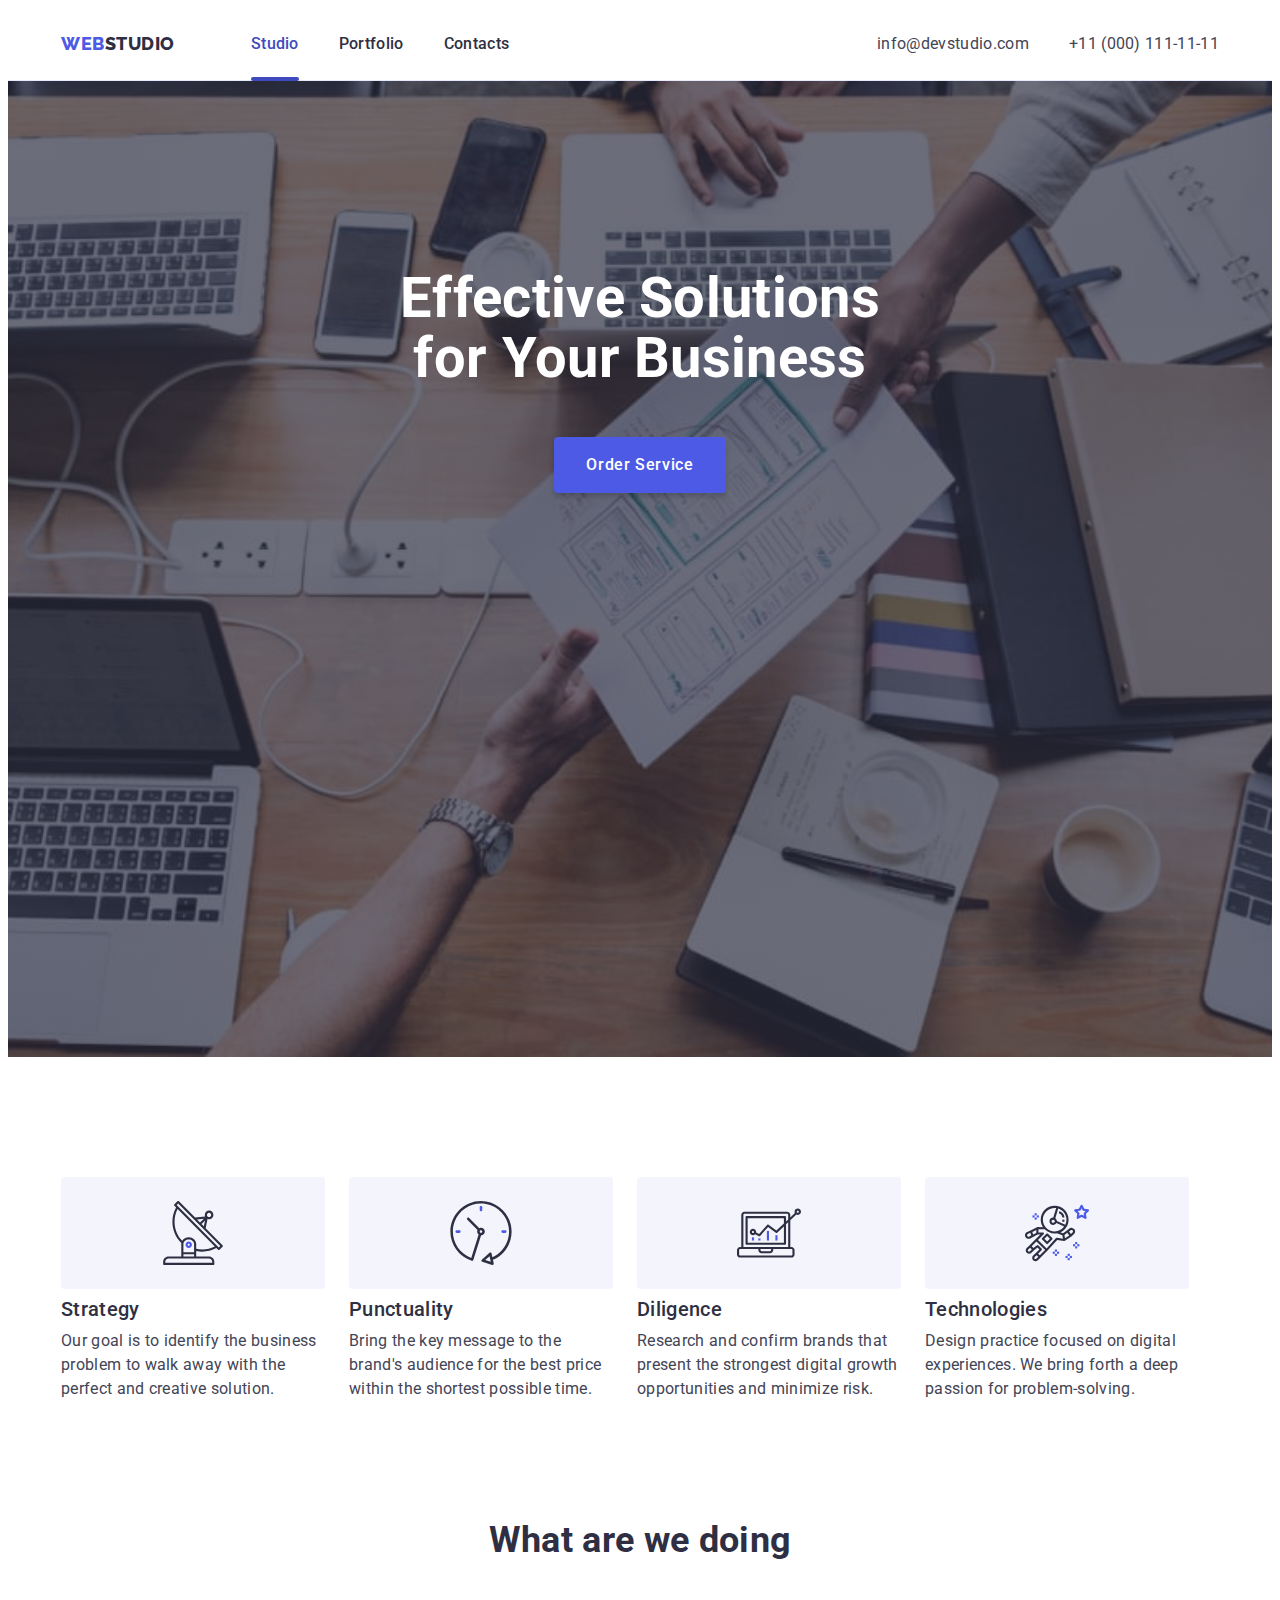
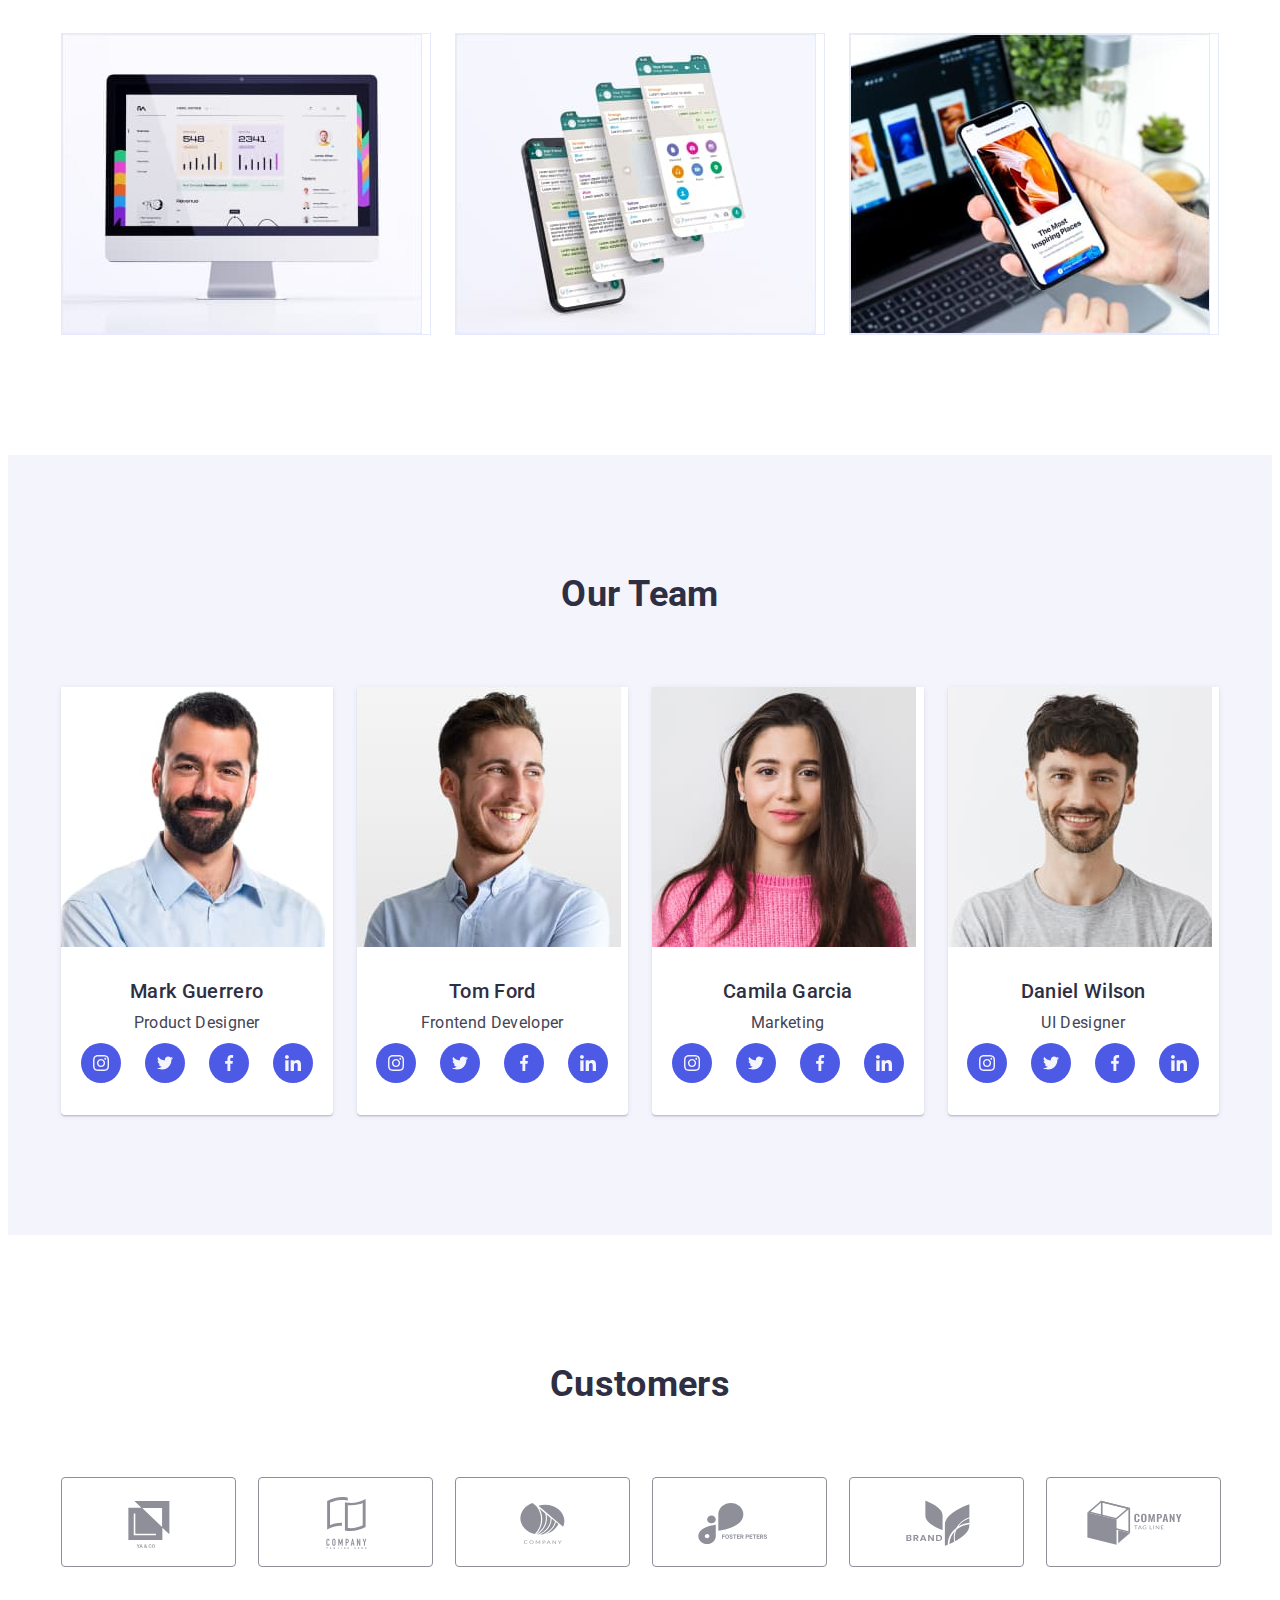
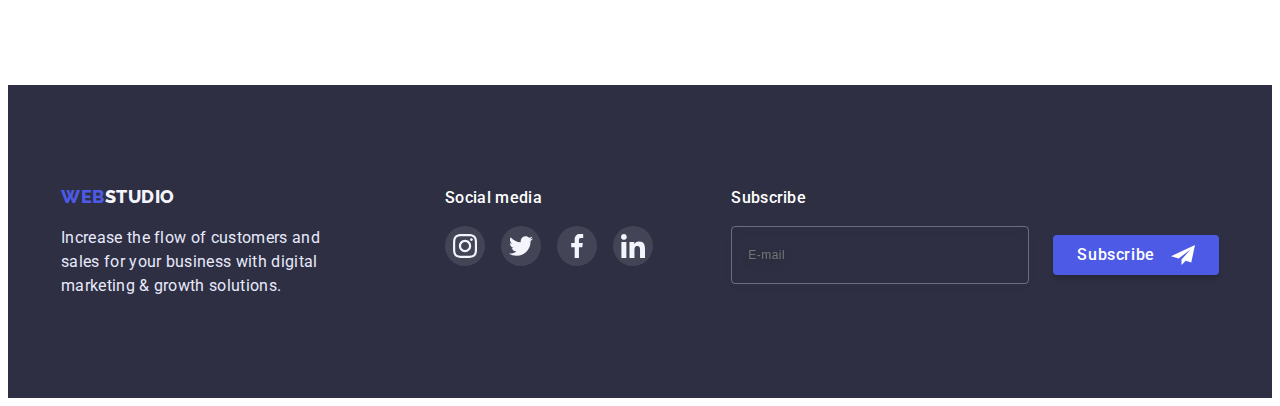
<file: index.html>
<!DOCTYPE html>
<html lang="en">
  <head>
    <meta charset="UTF-8" />
    <meta http-equiv="X-UA-Compatible" content="IE=edge" />
    <meta name="viewport" content="width=device-width, initial-scale=1.0" />
    <title>WebStudio</title>
    <link
      href="https://fonts.googleapis.com/css2?family=Raleway:wght@800&family=Roboto:wght@400;500;700;900&display=swap"
      rel="stylesheet"
    />
    <link
      rel="stylesheet"
      href="https://cdnjs.cloudflare.com/ajax/libs/modern-normalize/1.1.0/modern-normalize.min.css"
      integrity="sha512-wpPYUAdjBVSE4KJnH1VR1HeZfpl1ub8YT/NKx4PuQ5NmX2tKuGu6U/JRp5y+Y8XG2tV+wKQpNHVUX03MfMFn9Q=="
      crossorigin="anonymous"
      referrerpolicy="no-referrer"
    />
    <link rel="stylesheet" href="./css/styles.css" />
  </head>

  <body>
    <!-- Header -->
    <header class="header">
      <!-- Menu -->
      <div class="container header-container">
        <nav class="site-nav">
          <a class="logo header-logo" href="./index.html"
            ><span class="accent">Web</span>Studio</a
          >
          <ul class="list-nav">
            <li>
              <a class="link current" href="./index.html">Studio</a>
            </li>
            <li>
              <a class="link" href="./portfolio.html">Portfolio</a>
            </li>
            <li><a class="link" href="">Contacts</a></li>
          </ul>
        </nav>
        <!-- Contacts -->
        <address class="contacts-nav">
          <ul class="contacts">
            <li>
              <a class="link" href="mailto:info@devstudio.com"
                >info@devstudio.com</a
              >
            </li>
            <li>
              <a class="link" href="tel:+110001111111">+11 (000) 111-11-11</a>
            </li>
          </ul>
        </address>
      </div>
    </header>
    <!-- Main -->
    <main>
      <!-- Section 1 Hero Image -->
      <section class="hero">
        <div class="container">
          <div class="container-hero">
            <h1 class="hero-title">Effective Solutions for Your Business</h1>
            <button class="btn-hero" type="button" data-modal-open>
              Order Service
            </button>
          </div>
        </div>
      </section>
      <!-- Section 2 Why are we -->
      <section class="about">
        <div class="container">
          <h2 class="about-title visually-hidden">Why are we</h2>
          <ul class="list">
            <li class="about-item">
              <div class="about-icon">
                <svg class="icon" width="64" height="64">
                  <use href="./images/sprite.svg#icon-antenna"></use>
                </svg>
              </div>
              <h3 class="title">Strategy</h3>
              <p>
                Our goal is to identify the business problem to walk away with
                the perfect and creative solution.
              </p>
            </li>
            <li class="about-item">
              <div class="about-icon">
                <svg class="icon" width="64" height="64">
                  <use href="./images/sprite.svg#icon-clock"></use>
                </svg>
              </div>
              <h3 class="title">Punctuality</h3>
              <p>
                Bring the key message to the brand's audience for the best price
                within the shortest possible time.
              </p>
            </li>
            <li class="about-item">
              <div class="about-icon">
                <svg class="icon" width="64" height="64">
                  <use href="./images/sprite.svg#icon-diagram"></use>
                </svg>
              </div>
              <h3 class="title">Diligence</h3>
              <p>
                Research and confirm brands that present the strongest digital
                growth opportunities and minimize risk.
              </p>
            </li>
            <li class="about-item">
              <div class="about-icon">
                <svg class="icon" width="64" height="64">
                  <use href="./images/sprite.svg#icon-astronaut"></use>
                </svg>
              </div>
              <h3 class="title">Technologies</h3>
              <p>
                Design practice focused on digital experiences. We bring forth a
                deep passion for problem-solving.
              </p>
            </li>
          </ul>
        </div>
      </section>
      <!-- Section 3 What are we doing -->
      <section class="works section">
        <div class="container">
          <h2 class="works-title">What are we doing</h2>
          <ul class="list">
            <li class="works-item">
              <img
                src="./images/img1.jpg"
                alt="Image Desktop"
                width="360"
                height="300"
              />
            </li>
            <li class="works-item">
              <img
                src="./images/img2.jpg"
                alt="Image Phone"
                width="360"
                height="300"
              />
            </li>
            <li class="works-item">
              <img
                src="./images/img3.jpg"
                alt="Image Laptop and Phone"
                width="360"
                height="300"
              />
            </li>
          </ul>
        </div>
      </section>
      <!-- Section 4 Our Team -->
      <section class="team section">
        <div class="container">
          <h2 class="team-title">Our Team</h2>
          <ul class="list">
            <li class="item-team">
              <img
                src="./images/img4.jpg"
                alt="Photo Mark Guerrero"
                width="264"
                height="260"
              />
              <div class="team-card">
                <h3 class="title">Mark Guerrero</h3>
                <p>Product Designer</p>
                <ul class="list-team-soc list">
                  <li class="item-team-soc">
                    <a class="item-team-link link" href="">
                      <svg class="team-soc-icon" width="16" height="16">
                        <use href="./images/sprite.svg#icon-instagram"></use>
                      </svg>
                    </a>
                  </li>
                  <li class="item-team-soc">
                    <a class="item-team-link link" href="">
                      <svg class="team-soc-icon" width="16" height="16">
                        <use href="./images/sprite.svg#icon-twitter"></use></svg
                    ></a>
                  </li>
                  <li class="item-team-soc">
                    <a class="item-team-link link" href="">
                      <svg class="team-soc-icon" width="16" height="16">
                        <use
                          href="./images/sprite.svg#icon-facebook"
                        ></use></svg
                    ></a>
                  </li>
                  <li class="item-team-soc">
                    <a class="item-team-link link" href="">
                      <svg class="team-soc-icon" width="16" height="16">
                        <use
                          href="./images/sprite.svg#icon-linkedin"
                        ></use></svg
                    ></a>
                  </li>
                </ul>
              </div>
            </li>
            <li class="item-team">
              <img
                src="./images/img5.jpg"
                alt="Photo Tom Ford"
                width="264"
                height="260"
              />
              <div class="team-card">
                <h3 class="title">Tom Ford</h3>
                <p>Frontend Developer</p>
                <ul class="list-team-soc list">
                  <li class="item-team-soc">
                    <a class="item-team-link link" href="">
                      <svg class="team-soc-icon" width="16" height="16">
                        <use href="./images/sprite.svg#icon-instagram"></use>
                      </svg>
                    </a>
                  </li>
                  <li class="item-team-soc">
                    <a class="item-team-link link" href="">
                      <svg class="team-soc-icon" width="16" height="16">
                        <use href="./images/sprite.svg#icon-twitter"></use></svg
                    ></a>
                  </li>
                  <li class="item-team-soc">
                    <a class="item-team-link link" href="">
                      <svg class="team-soc-icon" width="16" height="16">
                        <use
                          href="./images/sprite.svg#icon-facebook"
                        ></use></svg
                    ></a>
                  </li>
                  <li class="item-team-soc">
                    <a class="item-team-link link" href="">
                      <svg class="team-soc-icon" width="16" height="16">
                        <use
                          href="./images/sprite.svg#icon-linkedin"
                        ></use></svg
                    ></a>
                  </li>
                </ul>
              </div>
            </li>
            <li class="item-team">
              <img
                src="./images/img6.jpg"
                alt="Photo Camila Garcia"
                width="264"
                height="260"
              />
              <div class="team-card">
                <h3 class="title">Camila Garcia</h3>
                <p>Marketing</p>
                <ul class="list-team-soc list">
                  <li class="item-team-soc">
                    <a class="item-team-link link" href="">
                      <svg class="team-soc-icon" width="16" height="16">
                        <use href="./images/sprite.svg#icon-instagram"></use>
                      </svg>
                    </a>
                  </li>
                  <li class="item-team-soc">
                    <a class="item-team-link link" href="">
                      <svg class="team-soc-icon" width="16" height="16">
                        <use href="./images/sprite.svg#icon-twitter"></use></svg
                    ></a>
                  </li>
                  <li class="item-team-soc">
                    <a class="item-team-link link" href="">
                      <svg class="team-soc-icon" width="16" height="16">
                        <use
                          href="./images/sprite.svg#icon-facebook"
                        ></use></svg
                    ></a>
                  </li>
                  <li class="item-team-soc">
                    <a class="item-team-link link" href="">
                      <svg class="team-soc-icon" width="16" height="16">
                        <use
                          href="./images/sprite.svg#icon-linkedin"
                        ></use></svg
                    ></a>
                  </li>
                </ul>
              </div>
            </li>
            <li class="item-team">
              <img
                src="./images/img7.jpg"
                alt="Photo Daniel Wilson"
                width="264"
                height="260"
              />
              <div class="team-card">
                <h3 class="title">Daniel Wilson</h3>
                <p>UI Designer</p>
                <ul class="list-team-soc list">
                  <li class="item-team-soc">
                    <a class="item-team-link link" href="">
                      <svg class="team-soc-icon" width="16" height="16">
                        <use href="./images/sprite.svg#icon-instagram"></use>
                      </svg>
                    </a>
                  </li>
                  <li class="item-team-soc">
                    <a class="item-team-link link" href="">
                      <svg class="team-soc-icon" width="16" height="16">
                        <use href="./images/sprite.svg#icon-twitter"></use></svg
                    ></a>
                  </li>
                  <li class="item-team-soc">
                    <a class="item-team-link link" href="">
                      <svg class="team-soc-icon" width="16" height="16">
                        <use
                          href="./images/sprite.svg#icon-facebook"
                        ></use></svg
                    ></a>
                  </li>
                  <li class="item-team-soc">
                    <a class="item-team-link link" href="">
                      <svg class="team-soc-icon" width="16" height="16">
                        <use
                          href="./images/sprite.svg#icon-linkedin"
                        ></use></svg
                    ></a>
                  </li>
                </ul>
              </div>
            </li>
          </ul>
        </div>
      </section>
      <!-- Customers -->
      <section class="customers">
        <div class="container">
          <h2 class="customers-title">Customers</h2>
          <ul class="customers-list list">
            <li class="customers-item">
              <a class="customers-link link" href="">
                <svg class="customers-icon" width="104" height="56">
                  <use href="./images/sprite.svg#icon-Logo-1"></use>
                </svg>
              </a>
            </li>
            <li class="customers-item">
              <a class="customers-link link" href="">
                <svg class="customers-icon" width="104" height="56">
                  <use href="./images/sprite.svg#icon-Logo-2"></use>
                </svg>
              </a>
            </li>
            <li class="customers-item">
              <a class="customers-link link" href="">
                <svg class="customers-icon" width="104" height="56">
                  <use href="./images/sprite.svg#icon-Logo-3"></use>
                </svg>
              </a>
            </li>
            <li class="customers-item">
              <a class="customers-link link" href="">
                <svg class="customers-icon" width="104" height="56">
                  <use href="./images/sprite.svg#icon-Logo-4"></use>
                </svg>
              </a>
            </li>
            <li class="customers-item">
              <a class="customers-link link" href="">
                <svg class="customers-icon" width="104" height="56">
                  <use href="./images/sprite.svg#icon-Logo-5"></use>
                </svg>
              </a>
            </li>
            <li class="customers-item">
              <a class="customers-link link" href="">
                <svg class="customers-icon" width="104" height="56">
                  <use href="./images/sprite.svg#icon-Logo-6"></use>
                </svg>
              </a>
            </li>
          </ul>
        </div>
      </section>
    </main>
    <!-- Footer -->
    <footer class="site-footer">
      <div class="container footer-container">
        <div class="footer-logo">
          <a class="logo title-footer" href="./index.html"
            ><span class="accent">Web</span>Studio</a
          >
          <p class="text-footer">
            Increase the flow of customers and sales for your business with
            digital marketing & growth solutions.
          </p>
        </div>
        <div class="footer-soc">
          <p class="text-footer-soc">Social media</p>
          <ul class="list-footer-soc list">
            <li class="item-footer-soc">
              <a class="item-footer-link link" href="">
                <svg class="footer-soc-icon" width="24" height="24">
                  <use href="./images/sprite.svg#icon-instagram"></use>
                </svg>
              </a>
            </li>
            <li class="item-footer-soc">
              <a class="item-footer-link link" href="">
                <svg class="footer-soc-icon" width="24" height="24">
                  <use href="./images/sprite.svg#icon-twitter"></use></svg
              ></a>
            </li>
            <li class="item-footer-soc">
              <a class="item-footer-link link" href="">
                <svg class="footer-soc-icon" width="24" height="24">
                  <use href="./images/sprite.svg#icon-facebook"></use></svg
              ></a>
            </li>
            <li class="item-footer-soc">
              <a class="item-footer-link link" href="">
                <svg class="footer-soc-icon" width="24" height="24">
                  <use href="./images/sprite.svg#icon-linkedin"></use></svg
              ></a>
            </li>
          </ul>
        </div>
        <div class="footer-form">
          <label class="footer-input-text" for="footer-email">Subscribe</label>
          <form class="footer-input-form">
            <input
              class="footer-modal-input"
              type="email"
              id="footer-email"
              name="user-email"
              placeholder="E-mail"
            />
            <button class="btn-footer" type="submit">
              Subscribe
              <svg class="footer-icon" width="24" height="24">
                <use href="./images/sprite.svg#icon-Frame-3"></use>
              </svg>
            </button>
          </form>
        </div>
      </div>
    </footer>
    <!-- Backdrop -->
    <div class="backdrop is-hidden" data-modal>
      <div class="modal">
        <button class="btn-close" type="button" data-modal-close>
          <svg class="close-icon" width="8" height="8">
            <use href="./images/sprite.svg#icon-close"></use>
          </svg>
        </button>
        <p class="modal-title">Leave your contacts and we will call you back</p>
        <form class="moda-form">
          <div class="modal-field">
            <label class="input-text" for="user-name">Name</label>
            <div class="input-wrap">
              <input
                class="modal-input"
                type="text"
                id="user-name"
                name="user-name"
                autofocus
              />
              <svg class="modal-icon" width="18" height="18">
                <use href="./images/sprite.svg#icon-person"></use>
              </svg>
            </div>
          </div>
          <div class="modal-field">
            <label class="input-text" for="user-tel">Phone</label>
            <div class="input-wrap">
              <input
                class="modal-input"
                type="tel"
                id="user-tel"
                name="user-tel"
              />
              <svg class="modal-icon" width="18" height="24">
                <use href="./images/sprite.svg#icon-phone"></use>
              </svg>
            </div>
          </div>
          <div class="modal-field">
            <label class="input-text" for="user-email">Email</label>
            <div class="input-wrap">
              <input
                class="modal-input"
                type="email"
                id="user-email"
                name="user-email"
              />
              <svg class="modal-icon" width="18" height="24">
                <use href="./images/sprite.svg#icon-email"></use>
              </svg>
            </div>
          </div>
          <div class="modal-field">
            <label class="input-text" for="user-text">Comment</label>
            <textarea
              class="modal-message"
              name="user-text"
              id="user-text"
              placeholder="Text input"
            ></textarea>
          </div>
          <div class="checkbox-field">
            <input
              class="input-checkbox visually-hidden"
              type="checkbox"
              id="policy"
              value="true"
            />
            <label class="check-text" for="policy">
              <span>
                <svg class="check-icon" width="10" height="8">
                  <use href="./images/sprite.svg#icon-check"></use>
                </svg>
              </span>
              I accept the terms and conditions of the
              <a class="policy" href="#">Privacy Policy</a>
            </label>
          </div>
          <button class="btn-modal" type="submit">Send</button>
        </form>
      </div>
    </div>

    <script src="./js/modal.js"></script>
  </body>
</html>
</file>
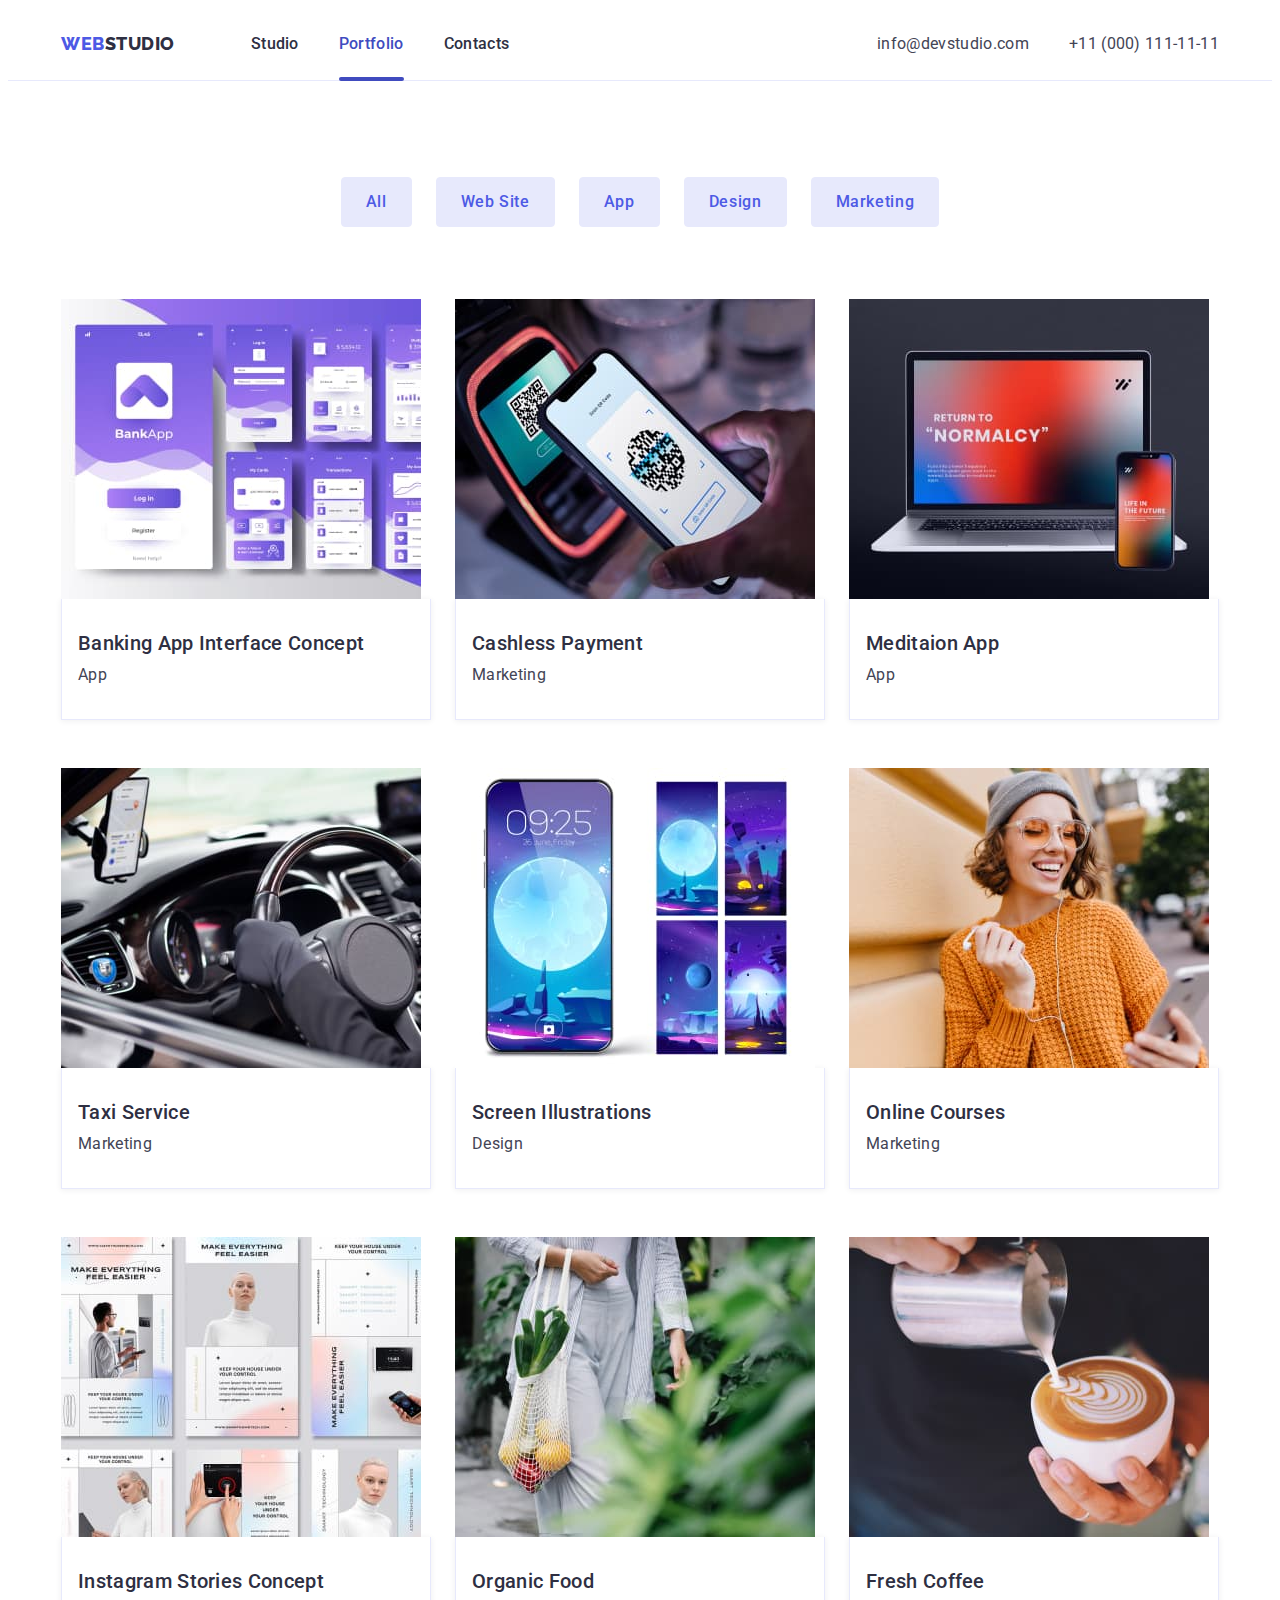
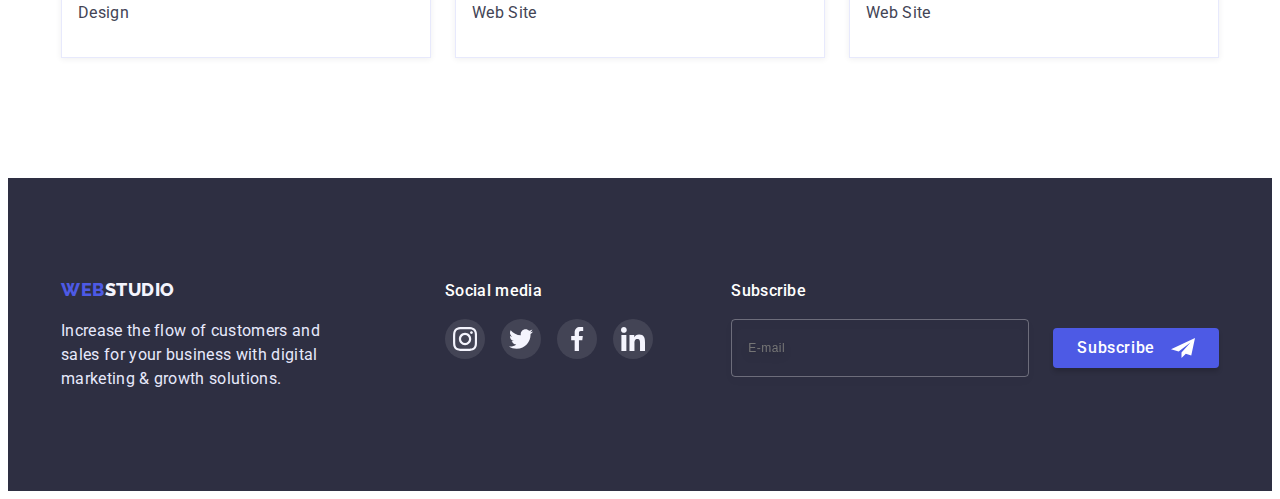
<file: portfolio.html>
<!DOCTYPE html>
<html lang="en">
  <head>
    <meta charset="UTF-8" />
    <meta http-equiv="X-UA-Compatible" content="IE=edge" />
    <meta name="viewport" content="width=device-width, initial-scale=1.0" />
    <title>WebStudio</title>
    <link
      href="https://fonts.googleapis.com/css2?family=Raleway:wght@800&family=Roboto:wght@400;500;700;900&display=swap"
      rel="stylesheet"
    />
    <link
      rel="stylesheet"
      href="https://cdnjs.cloudflare.com/ajax/libs/modern-normalize/1.1.0/modern-normalize.min.css"
      integrity="sha512-wpPYUAdjBVSE4KJnH1VR1HeZfpl1ub8YT/NKx4PuQ5NmX2tKuGu6U/JRp5y+Y8XG2tV+wKQpNHVUX03MfMFn9Q=="
      crossorigin="anonymous"
      referrerpolicy="no-referrer"
    />
    <link rel="stylesheet" href="./css/styles.css" />
  </head>

  <body>
    <!-- Header -->
    <header class="header">
      <!-- Menu -->
      <div class="container header-container">
        <nav class="site-nav">
          <a class="logo header-logo" href="./index.html"
            ><span class="accent">Web</span>Studio</a
          >
          <ul class="list-nav">
            <li><a class="link" href="./index.html">Studio</a></li>
            <li>
              <a class="link current" href="./portfolio.html">Portfolio</a>
            </li>
            <li><a class="link" href="">Contacts</a></li>
          </ul>
        </nav>
        <!-- Contacts -->
        <address class="contacts-nav">
          <ul class="contacts">
            <li>
              <a class="link" href="mailto:info@devstudio.com"
                >info@devstudio.com</a
              >
            </li>
            <li>
              <a class="link" href="tel:+110001111111">+11 (000) 111-11-11</a>
            </li>
          </ul>
        </address>
      </div>
    </header>
    <!-- Main -->
    <main>
      <section class="project">
        <div class="container">
          <h1 class="visually-hidden">Projects</h1>
          <!-- Filters -->
          <ul class="list-filter">
            <li><button class="btn" type="button">All</button></li>
            <li><button class="btn" type="button">Web Site</button></li>
            <li><button class="btn" type="button">App</button></li>
            <li><button class="btn" type="button">Design</button></li>
            <li><button class="btn" type="button">Marketing</button></li>
          </ul>
          <!-- Projects -->
          <ul class="list-project">
            <li class="item-project">
              <a class="project-link link" href="">
                <div class="project-cover-wrap">
                  <img
                    src="./images/project1.jpg"
                    alt="Image Banking App Interface"
                    width="360"
                    height="300"
                  />
                  <p class="project-cover-text">
                    14 Stylish and User-Friendly App Design Concepts · Task
                    Manager App · Calorie Tracker App · Exotic Fruit Ecommerce
                    App · Cloud Storage App
                  </p>
                </div>
                <div class="project-content">
                  <h2 class="title">Banking App Interface Concept</h2>
                  <p class="project-text">App</p>
                </div>
              </a>
            </li>
            <li class="item-project">
              <a class="project-link link" href="">
                <div class="project-cover-wrap">
                  <img
                    src="./images/project2.jpg"
                    alt="Image Phone"
                    width="360"
                    height="300"
                  />
                  <p class="project-cover-text">
                    14 Stylish and User-Friendly App Design Concepts · Task
                    Manager App · Calorie Tracker App · Exotic Fruit Ecommerce
                    App · Cloud Storage App
                  </p>
                </div>
                <div class="project-content">
                  <h2 class="title">Cashless Payment</h2>
                  <p class="project-text">Marketing</p>
                </div>
              </a>
            </li>
            <li class="item-project">
              <a class="project-link link" href="">
                <div class="project-cover-wrap">
                  <img
                    src="./images/project3.jpg"
                    alt="Image Laptop and Phone"
                    width="360"
                    height="300"
                  />
                  <p class="project-cover-text">
                    14 Stylish and User-Friendly App Design Concepts · Task
                    Manager App · Calorie Tracker App · Exotic Fruit Ecommerce
                    App · Cloud Storage App
                  </p>
                </div>
                <div class="project-content">
                  <h2 class="title">Meditaion App</h2>
                  <p class="project-text">App</p>
                </div>
              </a>
            </li>
            <li class="item-project">
              <a class="project-link link" href="">
                <div class="project-cover-wrap">
                  <img
                    src="./images/project4.jpg"
                    alt="Image Hands of the steering wheel"
                    width="360"
                    height="300"
                  />
                  <p class="project-cover-text">
                    14 Stylish and User-Friendly App Design Concepts · Task
                    Manager App · Calorie Tracker App · Exotic Fruit Ecommerce
                    App · Cloud Storage App
                  </p>
                </div>
                <div class="project-content">
                  <h2 class="title">Taxi Service</h2>
                  <p class="project-text">Marketing</p>
                </div>
              </a>
            </li>
            <li class="item-project">
              <a class="project-link link" href="">
                <div class="project-cover-wrap">
                  <img
                    src="./images/project5.jpg"
                    alt="Image Phone wallpaper"
                    width="360"
                    height="300"
                  />
                  <p class="project-cover-text">
                    14 Stylish and User-Friendly App Design Concepts · Task
                    Manager App · Calorie Tracker App · Exotic Fruit Ecommerce
                    App · Cloud Storage App
                  </p>
                </div>
                <div class="project-content">
                  <h2 class="title">Screen Illustrations</h2>
                  <p class="project-text">Design</p>
                </div>
              </a>
            </li>
            <li class="item-project">
              <a class="project-link link" href="">
                <div class="project-cover-wrap">
                  <img
                    src="./images/project6.jpg"
                    alt="Image Girl"
                    width="360"
                    height="300"
                  />
                  <p class="project-cover-text">
                    14 Stylish and User-Friendly App Design Concepts · Task
                    Manager App · Calorie Tracker App · Exotic Fruit Ecommerce
                    App · Cloud Storage App
                  </p>
                </div>
                <div class="project-content">
                  <h2 class="title">Online Courses</h2>
                  <p class="project-text">Marketing</p>
                </div>
              </a>
            </li>
            <li class="item-project">
              <a class="project-link link" href="">
                <div class="project-cover-wrap">
                  <img
                    src="./images/project7.jpg"
                    alt="Image Instagram Stories Concept"
                    width="360"
                    height="300"
                  />
                  <p class="project-cover-text">
                    14 Stylish and User-Friendly App Design Concepts · Task
                    Manager App · Calorie Tracker App · Exotic Fruit Ecommerce
                    App · Cloud Storage App
                  </p>
                </div>
                <div class="project-content">
                  <h2 class="title">Instagram Stories Concept</h2>
                  <p class="project-text">Design</p>
                </div>
              </a>
            </li>
            <li class="item-project">
              <a class="project-link link" href="">
                <div class="project-cover-wrap">
                  <img
                    src="./images/project8.jpg"
                    alt="Image Organic Food"
                    width="360"
                    height="300"
                  />
                  <p class="project-cover-text">
                    14 Stylish and User-Friendly App Design Concepts · Task
                    Manager App · Calorie Tracker App · Exotic Fruit Ecommerce
                    App · Cloud Storage App
                  </p>
                </div>
                <div class="project-content">
                  <h2 class="title">Organic Food</h2>
                  <p class="project-text">Web Site</p>
                </div>
              </a>
            </li>
            <li class="item-project">
              <a class="project-link link" href="">
                <div class="project-cover-wrap">
                  <img
                    src="./images/project9.jpg"
                    alt="Image Makes Coffee"
                    width="360"
                    height="300"
                  />
                  <p class="project-cover-text">
                    14 Stylish and User-Friendly App Design Concepts · Task
                    Manager App · Calorie Tracker App · Exotic Fruit Ecommerce
                    App · Cloud Storage App
                  </p>
                </div>
                <div class="project-content">
                  <h2 class="title">Fresh Coffee</h2>
                  <p class="project-text">Web Site</p>
                </div>
              </a>
            </li>
          </ul>
        </div>
      </section>
    </main>
    <!-- Footer -->
    <footer class="site-footer">
      <div class="container footer-container">
        <div class="footer-logo">
          <a class="logo title-footer" href="./index.html"
            ><span class="accent">Web</span>Studio</a
          >
          <p class="text-footer">
            Increase the flow of customers and sales for your business with
            digital marketing & growth solutions.
          </p>
        </div>
        <div class="footer-soc">
          <p class="text-footer-soc">Social media</p>
          <ul class="list-footer-soc list">
            <li class="item-footer-soc">
              <a class="item-footer-link link" href="">
                <svg class="footer-soc-icon" width="24" height="24">
                  <use href="./images/sprite.svg#icon-instagram"></use>
                </svg>
              </a>
            </li>
            <li class="item-footer-soc">
              <a class="item-footer-link link" href="">
                <svg class="footer-soc-icon" width="24" height="24">
                  <use href="./images/sprite.svg#icon-twitter"></use></svg
              ></a>
            </li>
            <li class="item-footer-soc">
              <a class="item-footer-link link" href="">
                <svg class="footer-soc-icon" width="24" height="24">
                  <use href="./images/sprite.svg#icon-facebook"></use></svg
              ></a>
            </li>
            <li class="item-footer-soc">
              <a class="item-footer-link link" href="">
                <svg class="footer-soc-icon" width="24" height="24">
                  <use href="./images/sprite.svg#icon-linkedin"></use></svg
              ></a>
            </li>
          </ul>
        </div>
        <div class="footer-form">
          <label class="footer-input-text" for="footer-email">Subscribe</label>
          <form class="footer-input-form">
            <input
              class="footer-modal-input"
              type="email"
              id="footer-email"
              name="user-email"
              placeholder="E-mail"
            />
            <button class="btn-footer" type="submit">
              Subscribe
              <svg class="footer-icon" width="24" height="24">
                <use href="./images/sprite.svg#icon-Frame-3"></use>
              </svg>
            </button>
          </form>
        </div>
      </div>
    </footer>
  </body>
</html>
</file>
<file: css/styles.css>
:root {
  --text: #434455;
  --dark: #2e2f42;
  --primary-brand: #4d5ae5;
  --pressed-state: #404bbf;
  --light: #f4f4fd;
  --accent: #e7e9fc;
  --success: #31d0aa;
  --subtle-text: #8e8f99;
  --white: #ffffff;
  --trs-time: 250ms cubic-bezier(0.4, 0, 0.2, 1);
}

body {
  font-family: 'Roboto', sans-serif;
  font-size: 16px;
  line-height: 1.5;
  letter-spacing: 0.02em;
  background-color: var(--white);
  color: var(--text);
}

p,
h1,
h2,
h3,
h4,
h5,
h6 {
  margin: 0;
}

ul {
  list-style: none;
  margin: 0;
  padding: 0;
}

button {
  font-family: inherit;
  font-weight: 500;
  font-size: 16px;
  line-height: 1.5;
  letter-spacing: 0.04em;
  cursor: pointer;
}

img {
  display: block;
  max-width: 100%;
  height: auto;
}

.container {
  width: 100%;
  max-width: 1158px;
  padding: 0 15px;
  margin: auto;
}

/* ---------------- HEADER --------------- */

.header {
  padding-top: 24px;
  padding-bottom: 24px;
  border-bottom: 1px solid var(--accent);
}

.header-container {
  display: flex;
  align-items: center;
}

.link {
  text-decoration: none;
}

.logo {
  font-family: 'Raleway', sans-serif;
  font-weight: 800;
  font-size: 18px;
  line-height: 1.33;
  letter-spacing: 0.03em;
  text-decoration: none;
  text-transform: uppercase;
  color: var(--dark);
}

.accent {
  color: var(--primary-brand);
}

/* ---------------- SITE NAV ---------------- */

.header-logo {
  margin-right: 76px;
}

.site-nav {
  margin-right: auto;
}

.list-nav {
  gap: 40px;
}

.site-nav,
.list-nav {
  display: flex;
}

.list-nav .link {
  position: relative;
  font-weight: 500;
  color: var(--dark);
  transition: color var(--trs-time);
}

.list-nav .link:is(:hover, :focus, .current) {
  color: var(--pressed-state);
}

.current::after {
  content: '';
  position: absolute;
  bottom: -28px;
  display: block;
  width: 100%;
  height: 4px;
  background: var(--pressed-state);
  border-radius: 2px;
}

/* ---------------- CONTACTS ---------------- */

.contacts-nav {
  font-style: normal;
}

.contacts {
  display: flex;
  gap: 40px;
}

.contacts .link {
  color: var(--text);
  transition: color var(--trs-time);
}

.contacts .link:is(:hover, :focus) {
  color: var(--pressed-state);
}

/* ---------------- SECTION ---------------- */

.section {
  padding-top: 120px;
  padding-bottom: 120px;
}

.visually-hidden {
  position: absolute;
  white-space: nowrap;
  width: 1px;
  height: 1px;
  overflow: hidden;
  border: 0;
  padding: 0;
  clip: rect(0 0 0 0);
  clip-path: inset(50%);
  margin: -1px;
}

.works-title,
.team-title,
.customers-title {
  font-size: 36px;
  line-height: 1.11;
  text-align: center;
  color: var(--dark);
  margin-bottom: 72px;
}

.list {
  display: flex;
  gap: 24px;
}

.title {
  font-weight: 500;
  font-size: 20px;
  line-height: 1.2;
  color: var(--dark);
  margin-bottom: 8px;
}

.item-team,
.item-project {
  background-color: var(--white);
}

/* ---------------- HERO ---------------- */

.hero {
  max-width: 1440px;
  min-height: 600px;
  margin: auto;
  text-align: center;
  background-color: var(--dark);
  background-image: linear-gradient(
      rgba(46, 47, 66, 0.7),
      rgba(46, 47, 66, 0.7)
    ),
    url(../images/people-office.jpg);
  background-repeat: no-repeat;
  background-position: center;
  background-size: cover;
  padding: 188px 0;
}

.hero-title {
  font-size: 56px;
  line-height: 1.07;
  color: var(--white);
  margin-bottom: 48px;
}

.container-hero {
  max-width: 494px;
  margin: auto;
}

.btn-hero {
  min-width: 169px;
  height: 56px;
  background-color: var(--primary-brand);
  color: var(--white);
  padding: 16px 32px;
  box-shadow: 0px 4px 4px rgba(0, 0, 0, 0.15);
  border-radius: 4px;
  border-style: none;
  transition: background-color var(--trs-time);
}

.btn-hero:is(:hover, :focus) {
  background-color: var(--pressed-state);
}

/* ----------------- ABOUT ----------------- */

.about {
  padding-top: 120px;
}

.about-item {
  max-width: 264px;
}

.about-icon {
  display: flex;
  justify-content: center;
  align-items: center;
  height: 112px;
  margin-bottom: 8px;
  background-color: var(--light);
  border-radius: 4px;
}

/* ----------------- WORKS ----------------- */

.works-item {
  background-blend-mode: soft-light, normal;
  border: 1px solid var(--accent);
  width: calc((100% - 48px) / 3);
}

/* ----------------- TEAM ------------------ */

.team {
  background-color: var(--light);
}

.item-team {
  text-align: center;
  box-shadow: 0px 1px 6px rgba(46, 47, 66, 0.08),
    0px 1px 1px rgba(46, 47, 66, 0.16), 0px 2px 1px rgba(46, 47, 66, 0.08);
  border-radius: 0px 0px 4px 4px;
  width: calc((100% - 72px) / 4);
}

.team-card {
  padding: 32px 16px;
}

.list-team-soc {
  justify-content: center;
  margin-top: 8px;
}

.item-team-soc {
  width: 40px;
  height: 40px;
}

.item-team-link {
  width: 100%;
  height: 100%;
  border-radius: 50%;
  display: flex;
  justify-content: center;
  align-items: center;
  background-color: var(--primary-brand);
  transition: background-color var(--trs-time);
}

.item-team-link:is(:hover, :focus) {
  background-color: var(--pressed-state);
}

/* --------------- CUSTOMERS --------------- */

.customers {
  padding-top: 130px;
  padding-bottom: 120px;
}

.customers-item {
  width: calc((100% - 120px) / 6);
  height: 88px;
}

.customers-link {
  width: 100%;
  height: 100%;
  display: flex;
  justify-content: center;
  align-items: center;
  border: 1px solid var(--subtle-text);
  border-radius: 4px;
  color: var(--subtle-text);
  transition: border-color var(--trs-time), color var(--trs-time);
}

.customers-link:is(:hover, :focus) {
  border-color: var(--pressed-state);
  color: var(--pressed-state);
}

.customers-icon {
  fill: currentColor;
}

/* ---------------- FILTER ----------------- */

.list-filter {
  display: flex;
  gap: 24px;
  justify-content: center;
}

.btn {
  padding: 12px 24px;
  background-color: var(--accent);
  color: var(--primary-brand);
  border: 1px solid var(--accent);
  border-radius: 4px;
  transition: background-color var(--trs-time), color var(--trs-time),
    box-shadow var(--trs-time);
}

.btn:is(:hover, :focus) {
  background-color: var(--pressed-state);
  color: var(--white);
  box-shadow: 0px 3px 1px rgba(0, 0, 0, 0.1), 0px 2px 1px rgba(0, 0, 0, 0.08),
    0px 2px 2px rgba(0, 0, 0, 0.12);
  border-radius: 4px;
}

/* ---------------- PROJECT----------------- */

.project {
  padding-top: 96px;
  padding-bottom: 120px;
}

.list-project {
  margin-top: 72px;
  display: flex;
  flex-wrap: wrap;
  column-gap: 24px;
  row-gap: 48px;
}

.item-project {
  width: calc((100% - 48px) / 3);
}

.project-link {
  width: 100%;
  height: 100%;
  display: block;
}

.project-cover-wrap {
  position: relative;
  overflow: hidden;
}

.project-cover-text {
  position: absolute;
  top: 0;
  padding: 40px 32px;
  height: 100%;
  transform: translateY(100%);
  color: var(--light);
  background: var(--primary-brand);
  background-blend-mode: soft-light;
  mix-blend-mode: normal;
  transition: transform var(--trs-time);
}

.project-link:is(:hover, :focus) .project-cover-text {
  transform: translateY(0);
}

.project-content {
  padding: 32px 16px;
  border: 1px solid var(--accent);
  box-shadow: 0px 1px 6px rgba(46, 47, 66, 0.08);
  border-top: none;
  transition: box-shadow var(--trs-time);
}

.project-link:is(:hover, :focus) .project-content {
  box-shadow: 0px 1px 6px rgba(46, 47, 66, 0.08),
    0px 1px 1px rgba(46, 47, 66, 0.16), 0px 2px 1px rgba(46, 47, 66, 0.08);
  border-top: none;
}

.project-text {
  color: var(--text);
}

/* ---------------- FOOTER ----------------- */

.site-footer {
  background-color: var(--dark);
  padding-top: 100px;
  padding-bottom: 100px;
}

.footer-container {
  display: flex;
  justify-content: left;
  align-items: baseline;
}

.footer-logo {
  max-width: 264px;
  margin-right: 120px;
}

.title-footer {
  color: var(--light);
}

.text-footer {
  color: var(--accent);
  margin-top: 16px;
}

.text-footer-soc {
  color: var(--white);
  font-weight: 500;
  margin-bottom: 16px;
}

.list-footer-soc {
  gap: 16px;
}

.item-footer-soc {
  width: 40px;
  height: 40px;
}

.item-footer-link {
  width: 100%;
  height: 100%;
  border-radius: 50%;
  display: flex;
  justify-content: center;
  align-items: center;
  background-color: rgba(255, 255, 255, 0.1);
  transition: background-color var(--trs-time);
}

.item-footer-link:is(:hover, :focus) {
  background-color: var(--success);
}

.footer-form {
  margin-left: auto;
}

.footer-input-text {
  color: var(--white);
  font-weight: 500;
  display: inline-block;
  margin-bottom: 16px;
}

.footer-modal-input {
  font-size: 12px;
  line-height: 2;
  letter-spacing: 0.04em;
  color: rgba(255, 255, 255, 0.6);
  width: 264px;
  height: 40px;
  padding: 8px 16px;
  background-color: transparent;
  border: 1px solid rgba(255, 255, 255, 0.3);
  filter: drop-shadow(0px 4px 4px rgba(0, 0, 0, 0.15));
  border-radius: 4px;
}

.footer-input-form {
  display: flex;
  gap: 24px;
}

.footer-icon {
  margin-left: 16px;
  fill: var(--white);
}

.btn-footer {
  min-width: 165px;
  height: 40px;
  display: flex;
  justify-content: center;
  align-items: center;
  margin: auto;
  background-color: var(--primary-brand);
  color: var(--white);
  padding: 8px 24px;
  box-shadow: 0px 4px 4px rgba(0, 0, 0, 0.15);
  border-radius: 4px;
  border-style: none;
  transition: background-color var(--trs-time);
}

.btn-footer:is(:hover, :focus) {
  background-color: var(--pressed-state);
}

/* --------------- BACKDROP --------------- */

.backdrop.is-hidden {
  visibility: hidden;
  opacity: 0;
  pointer-events: none;
}

.backdrop {
  position: fixed;
  z-index: 100;
  top: 0;
  left: 0;
  height: 100%;
  width: 100%;
  background: rgba(46, 47, 66, 0.4);
  transition: opacity var(--trs-time), visibility var(--trs-time);
}

.modal {
  position: absolute;
  top: 50%;
  left: 50%;
  width: 408px;
  min-height: 576px;
  transform: translate(-50%, -50%) scale(1);
  padding: 72px 24px 24px 24px;
  background-color: #fcfcfc;
  box-shadow: 0px 1px 1px rgba(0, 0, 0, 0.14), 0px 1px 3px rgba(0, 0, 0, 0.12),
    0px 2px 1px rgba(0, 0, 0, 0.2);
  border-radius: 4px;
  transition: transform var(--trs-time);
}

.backdrop.is-hidden .modal {
  transform: translate(-50%, -50%) scale(0);
}

.btn-close {
  position: absolute;
  right: 24px;
  top: 24px;
  width: 24px;
  height: 24px;
  border-radius: 50%;
  display: flex;
  justify-content: center;
  align-items: center;
  background: var(--accent);
  border: 1px solid rgba(0, 0, 0, 0.1);
  transition: fill var(--trs-time), background var(--trs-time),
    border-radius var(--trs-time);
}

.btn-close:focus {
  fill: var(--white);
  background: var(--pressed-state);
  border-radius: 4px;
}

.modal-title {
  font-weight: 500;
  text-align: center;
  margin-bottom: 16px;
  color: var(--dark);
}

.input-text {
  font-size: 12px;
  line-height: 1.33;
  letter-spacing: 0.04em;
  margin-bottom: 4px;
  display: inline-block;
  color: var(--subtle-text);
}

.modal-input {
  width: 100%;
  height: 40px;
  padding-left: 38px;
  background-color: transparent;
  outline: transparent;
  border: 1px solid rgba(33, 33, 33, 0.2);
  border-radius: 4px;
  transition: border-color var(--trs-time);
}

.modal-input:focus {
  border-color: var(--primary-brand);
}

.modal-input:focus + .modal-icon {
  fill: var(--primary-brand);
}

.modal-field {
  margin-bottom: 8px;
}

.input-wrap {
  position: relative;
}

.modal-icon {
  position: absolute;
  left: 16px;
  top: 50%;
  transform: translateY(-50%);
  fill: var(--dark);
  transition: fill var(--trs-time);
}

.modal-message {
  font-size: 12px;
  line-height: 1.33;
  letter-spacing: 0.04em;
  width: 100%;
  height: 120px;
  padding: 8px 16px;
  background-color: transparent;
  outline: transparent;
  border: 1px solid rgba(33, 33, 33, 0.2);
  border-radius: 4px;
  resize: none;
  transition: border-color var(--trs-time);
}

.modal-message:focus {
  border-color: var(--primary-brand);
}

.checkbox-field {
  margin-bottom: 24px;
}

.check-text {
  font-size: 12px;
  line-height: 1.33;
  letter-spacing: 0.04em;
  display: flex;
  align-items: center;
}

.check-text span {
  width: 16px;
  height: 16px;
  border: 1.25px solid var(--dark);
  border-radius: 2px;
  margin-right: 8px;
  display: flex;
  align-items: center;
  justify-content: center;
  fill: transparent;
  transition: border-color var(--trs-time);
}

.input-checkbox:checked + .check-text span {
  background-color: var(--pressed-state);
  border: none;
  fill: var(--light);
}

.input-checkbox:focus + .check-text span {
  border-color: var(--pressed-state);
}

.policy {
  margin-left: 3px;
  color: var(--primary-brand);
}

.btn-modal {
  min-width: 169px;
  height: 56px;
  display: flex;
  justify-content: center;
  align-items: center;
  margin: auto;
  background-color: var(--primary-brand);
  color: var(--white);
  padding: 16px 32px;
  box-shadow: 0px 4px 4px rgba(0, 0, 0, 0.15);
  border-radius: 4px;
  border-style: none;
  transition: background-color var(--trs-time);
}

.btn-modal:is(:hover, :focus) {
  background-color: var(--pressed-state);
}
</file>
